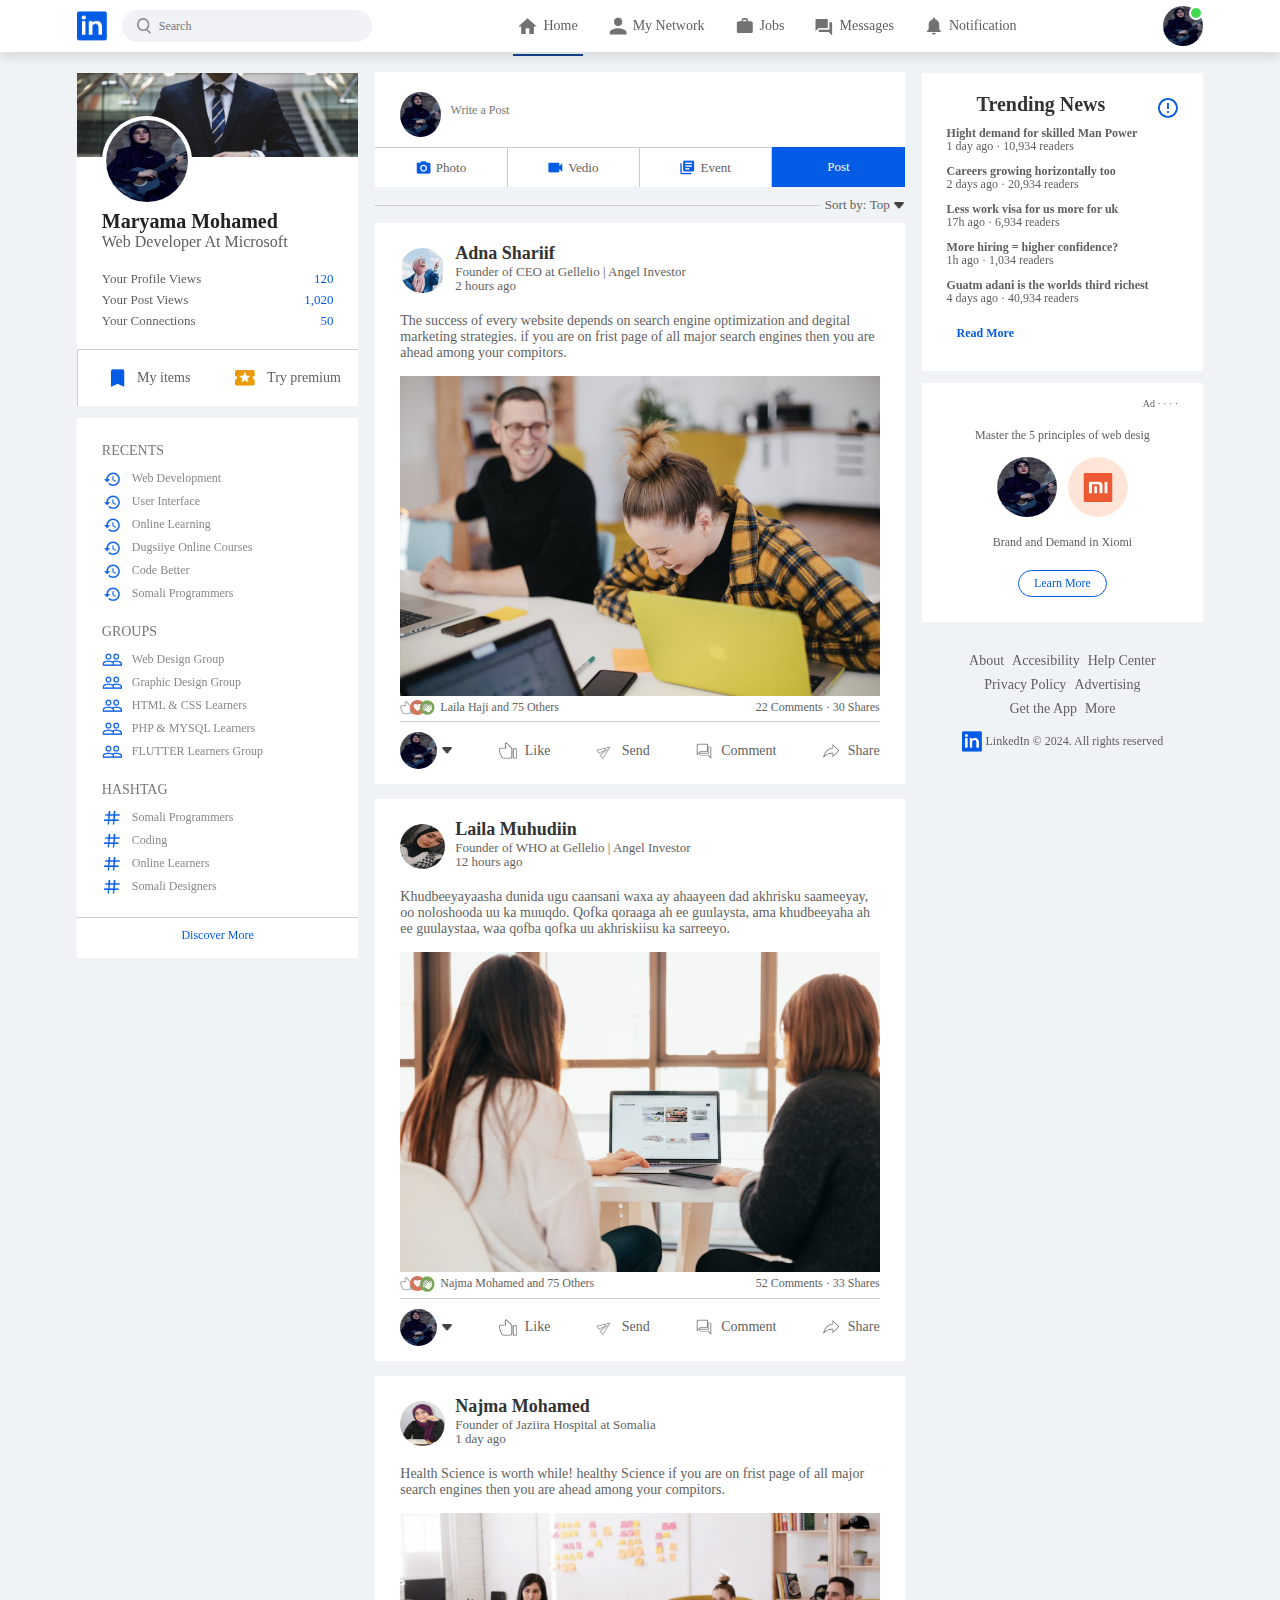
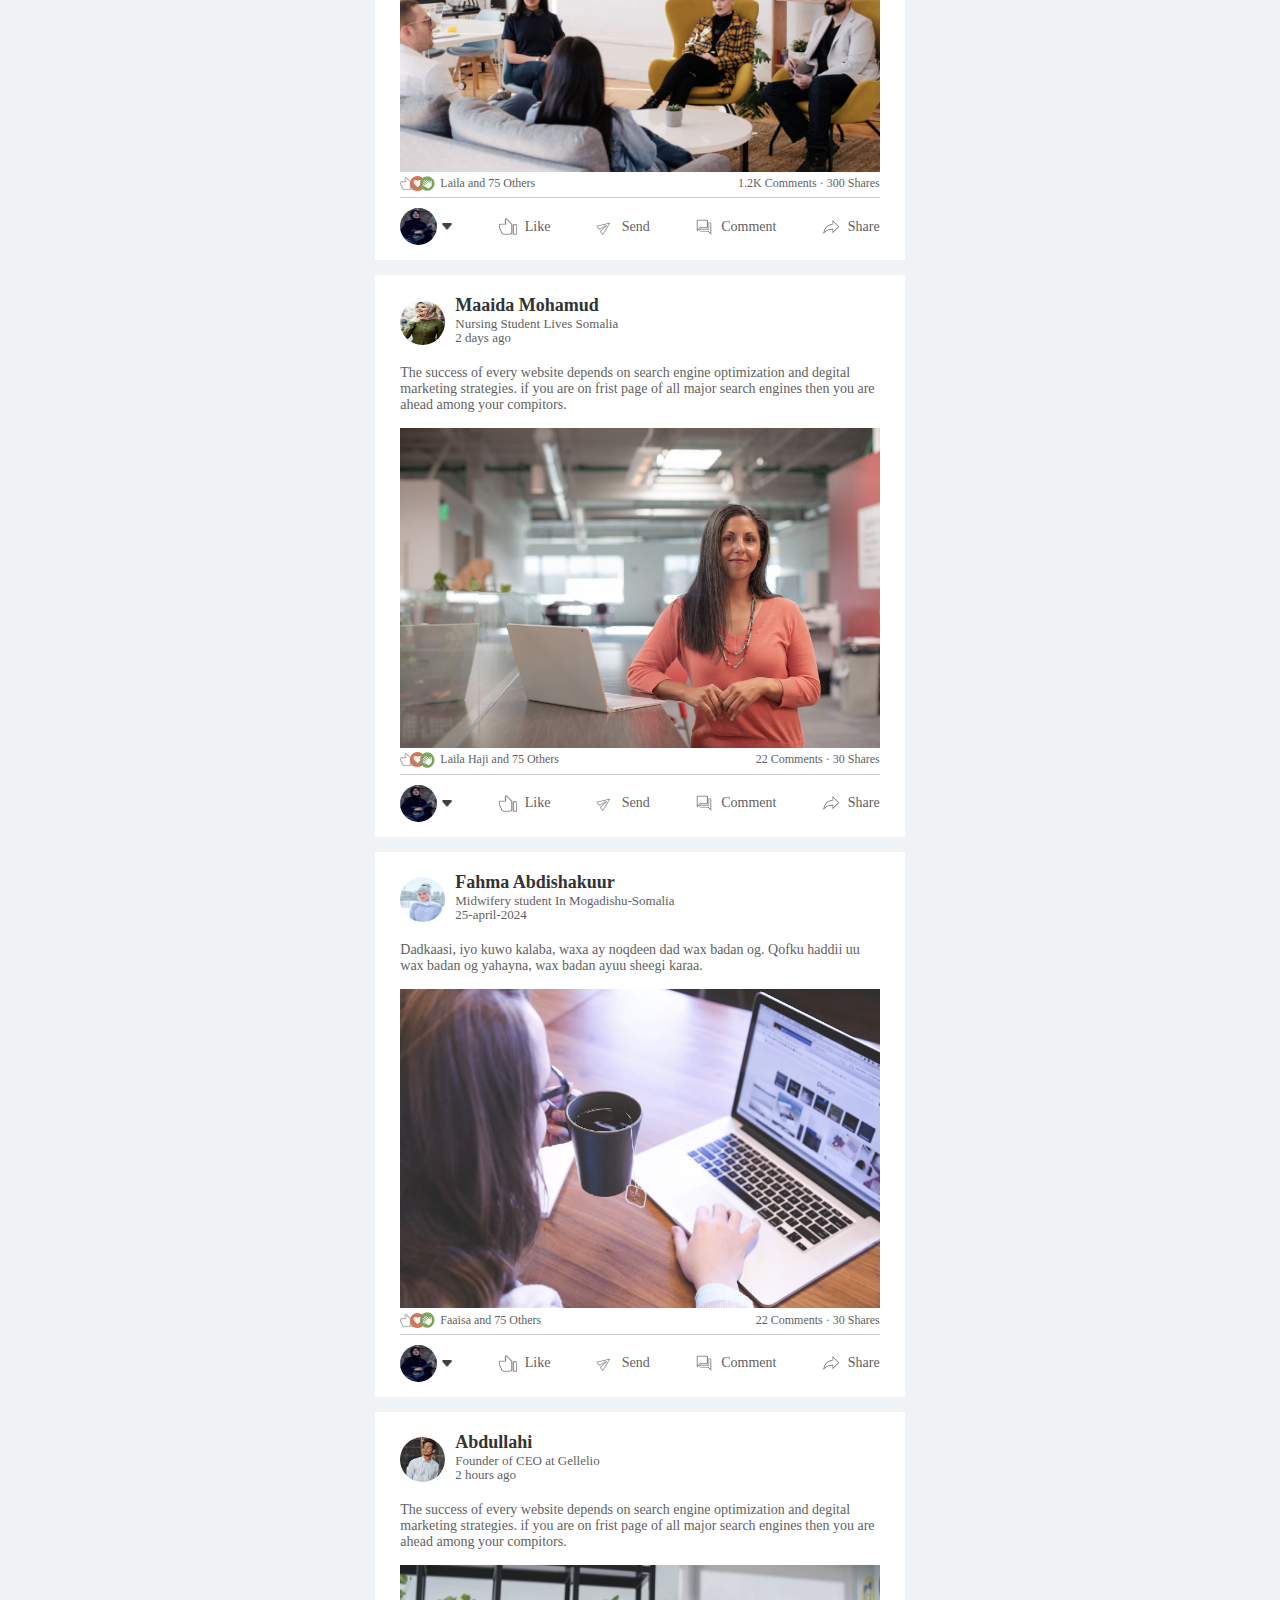
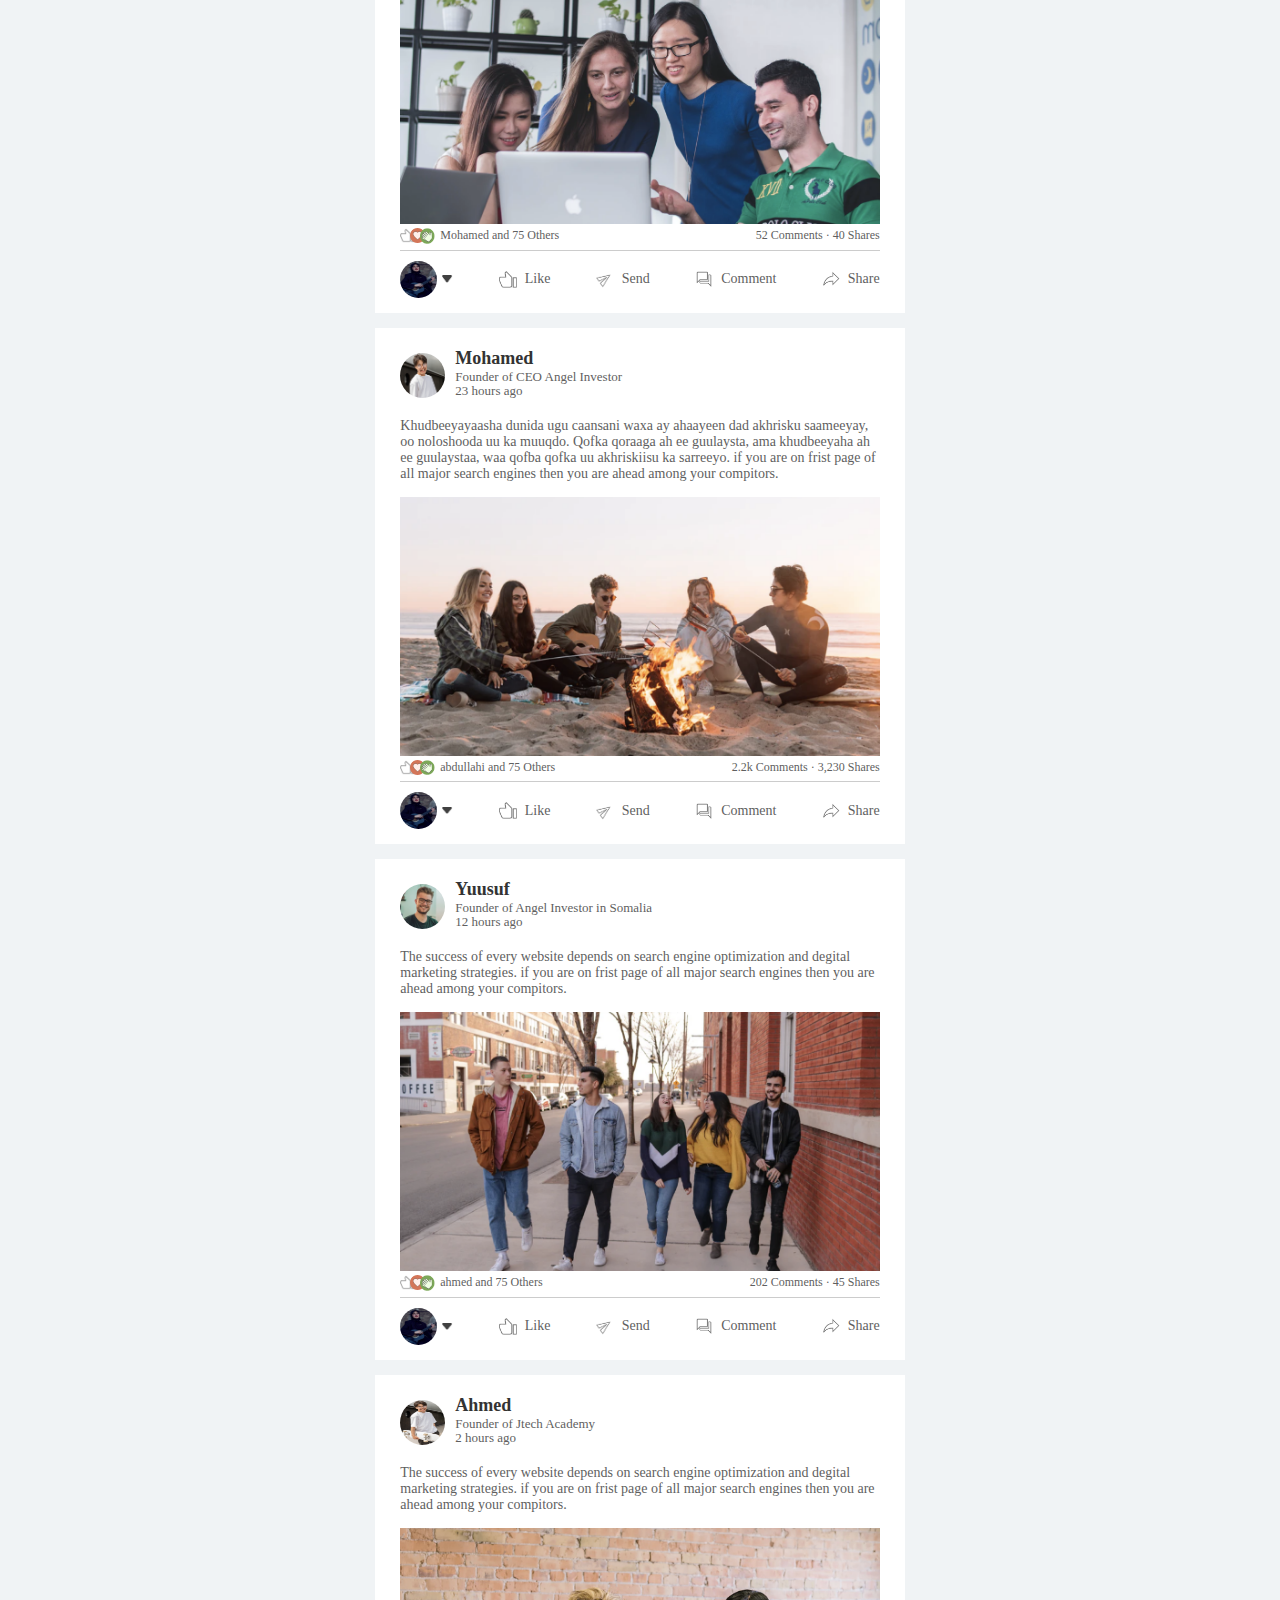
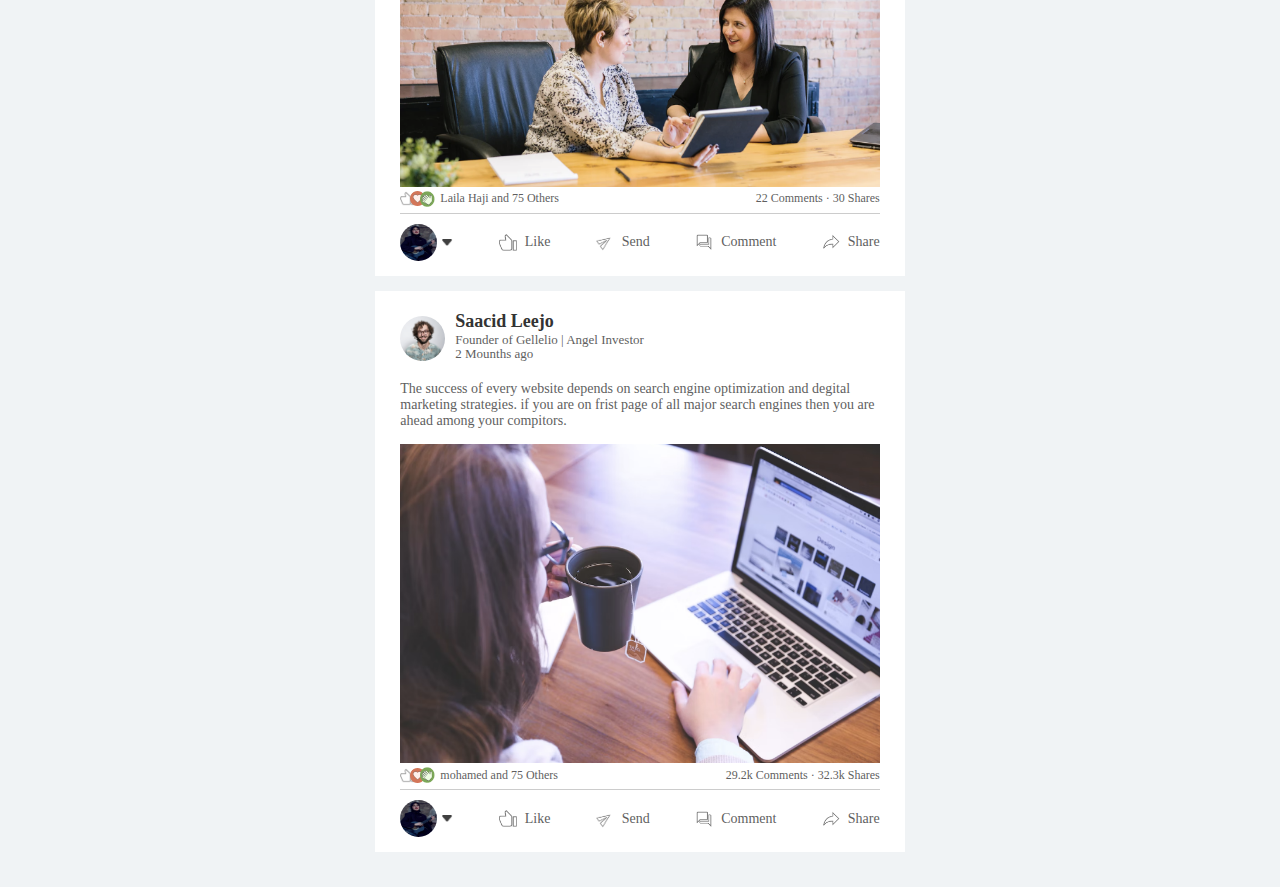
<file: index.html>
<!DOCTYPE html>
<html lang="en">
<head>
    <meta charset="UTF-8">
    <meta name="viewport" content="width=device-width, initial-scale=1.0">
    <title>Linked In Web</title>
    <link rel="stylesheet" href="style.css">
</head>
<body>
    <nav class="navbar">
        <div class="navbar-left">
            <a href="index.html" class="logo">
                <img src="./img/logo.png" alt="">
            </a>
            <div class="search-box">
                <img src="./img/search.png" alt="">
                <input type="text" placeholder="Search">
            </div>
        </div>
        <div class="navbar-center">
            <ul>
                <li>
                    <a href="#" class="active">
                        <img src="./img/home.png" alt=""><span>Home</span></a>
                </li>
                <li>
                    <a href="#">
                        <img src="./img/network.png" alt=""><span>My Network</span></a>
                </li>
                <li>
                    <a href="#">
                        <img src="./img/jobs.png" alt=""><span>Jobs</span></a>
                </li>
                <li>
                    <a href="#">
                        <img src="./img/message.png" alt=""><span>Messages</span></a>
                </li>
                <li>
                    <a href="#">
                        <img src="./img/notification.png" alt=""><span>Notification</span></a>
                </li>
                
            </ul>
        </div>
        <div class="navbar-right">
            <div class="online">

                <img src="./img/7.jpg" class="nav-profile-img" onclick="toggleMenu()">
            </div>
        </div>

        <div class="profile-menu-wrap" id="profileMenu">
            <div class="profille-menu">
                <div class="user-info">
                    <img src="./img/7.jpg"  width="100%">
                   <div>
                    <h3>Maryama Mohamed</h3>
                    <a href="./profile.html">See your Profile</a>
                   </div>
                </div>
                <hr>
                <a href="#" class="profile-menu-link">
                    <img src="./img/feedback.png" alt="">
                    <p>Give feedback</p>
                    <span>></span>
                </a>
                <a href="#" class="profile-menu-link">
                    <img src="./img/setting.png" alt="">
                    <p>Settings & Privacy</p>
                    <span>></span>
                </a>
                <a href="#" class="profile-menu-link">
                    <img src="./img/help.png" alt="">
                    <p>Help & Support</p>
                    <span>></span>
                </a>
                <a href="#" class="profile-menu-link">
                    <img src="./img/display.png" alt="">
                    <p>Display & Accessibility</p>
                    <span>></span>
                </a>
                <a href="#" class="profile-menu-link">
                    <img src="./img/logout.png" alt="">
                    <p>Log Out</p>
                    <span>></span>
                </a>
            </div>
        </div>
    </nav>
<!--     
/* ----------------navbar end---------------- */ -->
<div class="container">
    <div class="left-sidebar">
       <div class="sidebar-profile-box">
        <img src="./img/cover-pic.png" width="100%">
        <div class="sidebar-profile-info">
            <img src="./img/7.jpg">
            <h1>Maryama Mohamed</h1>
            <p>Web Developer At Microsoft</p>
            <ul>
                <li>Your Profile Views <span>120</span></li>
                <li>Your Post Views <span>1,020</span></li>
                <li>Your Connections<span>50</span></li>
            </ul>
        </div>
        <div class="sidebar-profile-link">
            <a href="#">
                <img src="./img/items.png">My items</a>
            <a href="#">
                <img src="./img/premium.png">Try premium</a>
        </div>
       </div>
       <div class="sidebar-activity" id="sidebarActivity">
        <h3>RECENTS</h3>
        <a href="#"><img src="./img/recent.png">Web Development</a>
        <a href="#"><img src="./img/recent.png">User Interface</a>
        <a href="#"><img src="./img/recent.png">Online Learning</a>
        <a href="#"><img src="./img/recent.png">Dugsiiye Online Courses</a>
        <a href="#"><img src="./img/recent.png">Code Better</a>
        <a href="#"><img src="./img/recent.png">Somali Programmers</a>
        <h3>GROUPS</h3>
        <a href="#"><img src="./img/group.png">Web Design Group</a>
        <a href="#"><img src="./img/group.png">Graphic Design Group</a>
        <a href="#"><img src="./img/group.png">HTML & CSS Learners</a>
        <a href="#"><img src="./img/group.png">PHP & MYSQL Learners</a>
        <a href="#"><img src="./img/group.png">FLUTTER Learners Group</a>
        <h3>HASHTAG</h3>
        <a href="#"><img src="./img/hashtag.png">Somali Programmers</a>
        <a href="#"><img src="./img/hashtag.png">Coding</a>
        <a href="#"><img src="./img/hashtag.png">Online Learners</a>
        <a href="#"><img src="./img/hashtag.png">Somali Designers</a>
        <div class="discover-more-link">
            <a href="#">Discover More</a>
        </div>
       </div>
       <p id="show-more-link" onclick="toggleActivity()">Show More <b>+</b></p>
    </div>
    <div class="main-content">
        <div class="create-post">
            <div class="create-post-input">
                <img src="./img/7.jpg" width="100%" alt="">
                <textarea name="" id=""  rows="2" placeholder="Write a Post"></textarea>
            </div>
            <div class="create-post-links">
                <li><img src="./img/photo.png">Photo </li>
                <li><img src="./img/video.png">Vedio </li>
                <li><img src="./img/event.png">Event </li>
                <li>Post</li>
            </div>
        </div>
        <div class="sort-by">
            <hr>
            <p>Sort by: <span>Top<img src="./img/down-arrow.png" alt=""></span></p>
        </div>
        <div class="posts">
            <div class="post-author">
                <img src="./img/12.jpg">
                <div>
                    <h1>Adna Shariif</h1>
                    <small>Founder of CEO at Gellelio | Angel Investor</small>
                    <small>2 hours ago</small>
                </div>
            </div>
            <p>The success of every website depends on search engine optimization and degital marketing strategies. if you are on frist page of all major search engines then you are ahead among your compitors. </p>
            <img src="./img/post-image-1.png" width="100%" alt="">
            <div class="post-status">
                <div>
                    <img src="./img/thumbsup.png" alt="">
                    <img src="./img/love.png "alt="">
                    <img src="./img/clap.png" alt="">
                    <span class="liked-users">Laila Haji and 75 Others </span>
                </div>
                <div>
                    <span>22 Comments &middot; 30 Shares </span>
                </div>
            </div>
            <div class="post-activity">
                <div>
                    <img src="./img/7.jpg" class="post-activity-user-icon" alt="">
                    <img src="./img/down-arrow.png" class="post-activity-arow-icon" alt="">
                </div>
                <div class="post-activity-links"> 
                    <img src="./img/like.png" alt="">
                    <span>Like</span>
                </div>
                <div class="post-activity-links">
                    <img src="./img/send.png" alt="">
                    <span>Send</span>
                </div>
                <div class="post-activity-links">
                    <img src="./img/comment.png" alt="">
                    <span>Comment</span>
                </div>
                <div class="post-activity-links">
                    <img src="./img/share.png" alt="">
                    <span>Share</span>
                </div>
               
            </div>
        </div>
        <div class="posts">
            <div class="post-author">
                <img src="./img/23.jpg" width="100%">
                <div>
                    <h1>Laila Muhudiin</h1>
                    <small>Founder of WHO at Gellelio | Angel Investor</small>
                    <small>12 hours ago</small>
                </div>
            </div>
            <p>Khudbeeyayaasha dunida ugu caansani waxa ay ahaayeen dad
                akhrisku saameeyay, oo noloshooda uu ka muuqdo. Qofka
                qoraaga ah ee guulaysta, ama khudbeeyaha ah ee guulaystaa,
                waa qofba qofka uu akhriskiisu ka sarreeyo. </p>
            <img src="./img/post-image-2.png" width="100%" alt="">
            <div class="post-status">
                <div>
                    <img src="./img/thumbsup.png" alt="">
                    <img src="./img/love.png "alt="">
                    <img src="./img/clap.png" alt="">
                    <span class="liked-users">Najma Mohamed and 75 Others </span>
                </div>
                <div>
                    <span>52 Comments &middot; 33 Shares </span>
                </div>
            </div>
            <div class="post-activity">
                <div>
                    <img src="./img/7.jpg" class="post-activity-user-icon" alt="">
                    <img src="./img/down-arrow.png" class="post-activity-arow-icon" alt="">
                </div>
                <div class="post-activity-links"> 
                    <img src="./img/like.png" alt="">
                    <span>Like</span>
                </div>
                <div class="post-activity-links">
                    <img src="./img/send.png" alt="">
                    <span>Send</span>
                </div>
                <div class="post-activity-links">
                    <img src="./img/comment.png" alt="">
                    <span>Comment</span>
                </div>
                <div class="post-activity-links">
                    <img src="./img/share.png" alt="">
                    <span>Share</span>
                </div>
               
            </div>
        </div>
        <div class="posts">
            <div class="post-author">
                <img src="./img/x.jpg">
                <div>
                    <h1>Najma Mohamed</h1>
                    <small>Founder of Jaziira Hospital at Somalia </small>
                    <small>1 day ago</small>
                </div>
            </div>
            <p>Health Science is worth while! healthy Science if you are on frist page of all major search engines then you are ahead among your compitors. </p>
            <img src="./img/feed-image-5.png" width="100%" alt="">
            <div class="post-status">
                <div>
                    <img src="./img/thumbsup.png" alt="">
                    <img src="./img/love.png "alt="">
                    <img src="./img/clap.png" alt="">
                    <span class="liked-users">Laila and 75 Others </span>
                </div>
                <div>
                    <span>1.2K Comments &middot; 300 Shares </span>
                </div>
            </div>
            <div class="post-activity">
                <div>
                    <img src="./img/7.jpg" class="post-activity-user-icon" alt="">
                    <img src="./img/down-arrow.png" class="post-activity-arow-icon" alt="">
                </div>
                <div class="post-activity-links"> 
                    <img src="./img/like.png" alt="">
                    <span>Like</span>
                </div>
                <div class="post-activity-links">
                    <img src="./img/send.png" alt="">
                    <span>Send</span>
                </div>
                <div class="post-activity-links">
                    <img src="./img/comment.png" alt="">
                    <span>Comment</span>
                </div>
                <div class="post-activity-links">
                    <img src="./img/share.png" alt="">
                    <span>Share</span>
                </div>
               
            </div>
        </div>
        <div class="posts">
            <div class="post-author">
                <img src="./img/20.jpg">
                <div>
                    <h1>Maaida Mohamud</h1>
                    <small>Nursing Student Lives Somalia </small>
                    <small>2 days ago</small>
                </div>
            </div>
            <p>The success of every website depends on search engine optimization and degital marketing strategies. if you are on frist page of all major search engines then you are ahead among your compitors. </p>
            <img src="./img/post-image-3.png" width="100%" alt="">
            <div class="post-status">
                <div>
                    <img src="./img/thumbsup.png" alt="">
                    <img src="./img/love.png "alt="">
                    <img src="./img/clap.png" alt="">
                    <span class="liked-users">Laila Haji and 75 Others </span>
                </div>
                <div>
                    <span>22 Comments &middot; 30 Shares </span>
                </div>
            </div>
            <div class="post-activity">
                <div>
                    <img src="./img/7.jpg" class="post-activity-user-icon" alt="">
                    <img src="./img/down-arrow.png" class="post-activity-arow-icon" alt="">
                </div>
                <div class="post-activity-links"> 
                    <img src="./img/like.png" alt="">
                    <span>Like</span>
                </div>
                <div class="post-activity-links">
                    <img src="./img/send.png" alt="">
                    <span>Send</span>
                </div>
                <div class="post-activity-links">
                    <img src="./img/comment.png" alt="">
                    <span>Comment</span>
                </div>
                <div class="post-activity-links">
                    <img src="./img/share.png" alt="">
                    <span>Share</span>
                </div>
               
            </div>
        </div>
        <div class="posts">
            <div class="post-author">
                <img src="./img/19.jpg">
                <div>
                    <h1>Fahma Abdishakuur</h1>
                    <small>Midwifery student In Mogadishu-Somalia</small>
                    <small>25-april-2024</small>
                </div>
            </div>
            <p>Dadkaasi, iyo kuwo
            kalaba, waxa ay noqdeen dad wax badan og. Qofku haddii
            uu wax badan og yahayna, wax badan ayuu sheegi karaa. </p>
            <img src="./img/post-image-4.png" width="100%" alt="">
            <div class="post-status">
                <div>
                    <img src="./img/thumbsup.png" alt="">
                    <img src="./img/love.png "alt="">
                    <img src="./img/clap.png" alt="">
                    <span class="liked-users">Faaisa and 75 Others </span>
                </div>
                <div>
                    <span>22 Comments &middot; 30 Shares </span>
                </div>
            </div>
            <div class="post-activity">
                <div>
                    <img src="./img/7.jpg" class="post-activity-user-icon" alt="">
                    <img src="./img/down-arrow.png" class="post-activity-arow-icon" alt="">
                </div>
                <div class="post-activity-links"> 
                    <img src="./img/like.png" alt="">
                    <span>Like</span>
                </div>
                <div class="post-activity-links">
                    <img src="./img/send.png" alt="">
                    <span>Send</span>
                </div>
                <div class="post-activity-links">
                    <img src="./img/comment.png" alt="">
                    <span>Comment</span>
                </div>
                <div class="post-activity-links">
                    <img src="./img/share.png" alt="">
                    <span>Share</span>
                </div>
               
            </div>
        </div>
        <div class="posts">
            <div class="post-author">
                <img src="./img/member-9.png">
                <div>
                    <h1>Abdullahi</h1>
                    <small>Founder of CEO at Gellelio </small>
                    <small>2 hours ago</small>
                </div>
            </div>
            <p>The success of every website depends on search engine optimization and degital marketing strategies. if you are on frist page of all major search engines then you are ahead among your compitors. </p>
            <img src="./img/feed-image-1.png" width="100%" alt="">
            <div class="post-status">
                <div>
                    <img src="./img/thumbsup.png" alt="">
                    <img src="./img/love.png "alt="">
                    <img src="./img/clap.png" alt="">
                    <span class="liked-users">Mohamed and 75 Others </span>
                </div>
                <div>
                    <span>52 Comments &middot; 40 Shares </span>
                </div>
            </div>
            <div class="post-activity">
                <div>
                    <img src="./img/7.jpg" class="post-activity-user-icon" alt="">
                    <img src="./img/down-arrow.png" class="post-activity-arow-icon" alt="">
                </div>
                <div class="post-activity-links"> 
                    <img src="./img/like.png" alt="">
                    <span>Like</span>
                </div>
                <div class="post-activity-links">
                    <img src="./img/send.png" alt="">
                    <span>Send</span>
                </div>
                <div class="post-activity-links">
                    <img src="./img/comment.png" alt="">
                    <span>Comment</span>
                </div>
                <div class="post-activity-links">
                    <img src="./img/share.png" alt="">
                    <span>Share</span>
                </div>
               
            </div>
        </div>
        <div class="posts">
            <div class="post-author">
                <img src="./img/user-5.png">
                <div>
                    <h1>Mohamed</h1>
                    <small>Founder of CEO Angel Investor</small>
                    <small>23 hours ago</small>
                </div>
            </div>
            <p>Khudbeeyayaasha dunida ugu caansani waxa ay ahaayeen dad
                akhrisku saameeyay, oo noloshooda uu ka muuqdo. Qofka
                qoraaga ah ee guulaysta, ama khudbeeyaha ah ee guulaystaa,
                waa qofba qofka uu akhriskiisu ka sarreeyo. if you are on frist page of all major search engines then you are ahead among your compitors. </p>
            <img src="./img/feed-image-2.png" width="100%" alt="">
            <div class="post-status">
                <div>
                    <img src="./img/thumbsup.png" alt="">
                    <img src="./img/love.png "alt="">
                    <img src="./img/clap.png" alt="">
                    <span class="liked-users">abdullahi and 75 Others </span>
                </div>
                <div>
                    <span>2.2k Comments &middot; 3,230 Shares </span>
                </div>
            </div>
            <div class="post-activity">
                <div>
                    <img src="./img/7.jpg" class="post-activity-user-icon" alt="">
                    <img src="./img/down-arrow.png" class="post-activity-arow-icon" alt="">
                </div>
                <div class="post-activity-links"> 
                    <img src="./img/like.png" alt="">
                    <span>Like</span>
                </div>
                <div class="post-activity-links">
                    <img src="./img/send.png" alt="">
                    <span>Send</span>
                </div>
                <div class="post-activity-links">
                    <img src="./img/comment.png" alt="">
                    <span>Comment</span>
                </div>
                <div class="post-activity-links">
                    <img src="./img/share.png" alt="">
                    <span>Share</span>
                </div>
               
            </div>
        </div>
        <div class="posts">
            <div class="post-author">
                <img src="./img/user-1.png">
                <div>
                    <h1>Yuusuf</h1>
                    <small>Founder of Angel Investor in Somalia</small>
                    <small>12 hours ago</small>
                </div>
            </div>
            <p>The success of every website depends on search engine optimization and degital marketing strategies. if you are on frist page of all major search engines then you are ahead among your compitors. </p>
            <img src="./img/feed-image-3.png" width="100%" alt="">
            <div class="post-status">
                <div>
                    <img src="./img/thumbsup.png" alt="">
                    <img src="./img/love.png "alt="">
                    <img src="./img/clap.png" alt="">
                    <span class="liked-users">ahmed and 75 Others </span>
                </div>
                <div>
                    <span>202 Comments &middot; 45 Shares </span>
                </div>
            </div>
            <div class="post-activity">
                <div>
                    <img src="./img/7.jpg" class="post-activity-user-icon" alt="">
                    <img src="./img/down-arrow.png" class="post-activity-arow-icon" alt="">
                </div>
                <div class="post-activity-links"> 
                    <img src="./img/like.png" alt="">
                    <span>Like</span>
                </div>
                <div class="post-activity-links">
                    <img src="./img/send.png" alt="">
                    <span>Send</span>
                </div>
                <div class="post-activity-links">
                    <img src="./img/comment.png" alt="">
                    <span>Comment</span>
                </div>
                <div class="post-activity-links">
                    <img src="./img/share.png" alt="">
                    <span>Share</span>
                </div>
               
            </div>
        </div>
        <div class="posts">
            <div class="post-author">
                <img src="./img/status-3.png">
                <div>
                    <h1>Ahmed</h1>
                    <small>Founder of Jtech Academy</small>
                    <small>2 hours ago</small>
                </div>
            </div>
            <p>The success of every website depends on search engine optimization and degital marketing strategies. if you are on frist page of all major search engines then you are ahead among your compitors. </p>
            <img src="./img/advertisement.png" width="100%" alt="">
            <div class="post-status">
                <div>
                    <img src="./img/thumbsup.png" alt="">
                    <img src="./img/love.png "alt="">
                    <img src="./img/clap.png" alt="">
                    <span class="liked-users">Laila Haji and 75 Others </span>
                </div>
                <div>
                    <span>22 Comments &middot; 30 Shares </span>
                </div>
            </div>
            <div class="post-activity">
                <div>
                    <img src="./img/7.jpg" class="post-activity-user-icon" alt="">
                    <img src="./img/down-arrow.png" class="post-activity-arow-icon" alt="">
                </div>
                <div class="post-activity-links"> 
                    <img src="./img/like.png" alt="">
                    <span>Like</span>
                </div>
                <div class="post-activity-links">
                    <img src="./img/send.png" alt="">
                    <span>Send</span>
                </div>
                <div class="post-activity-links">
                    <img src="./img/comment.png" alt="">
                    <span>Comment</span>
                </div>
                <div class="post-activity-links">
                    <img src="./img/share.png" alt="">
                    <span>Share</span>
                </div>
               
            </div>
        </div>
        <div class="posts">
            <div class="post-author">
                <img src="./img/user-2.png">
                <div>
                    <h1>Saacid Leejo</h1>
                    <small>Founder of  Gellelio | Angel Investor</small>
                    <small>2 Mounths ago</small>
                </div>
            </div>
            <p>The success of every website depends on search engine optimization and degital marketing strategies. if you are on frist page of all major search engines then you are ahead among your compitors. </p>
            <img src="./img/post-image-4.png" width="100%" alt="">
            <div class="post-status">
                <div>
                    <img src="./img/thumbsup.png" alt="">
                    <img src="./img/love.png "alt="">
                    <img src="./img/clap.png" alt="">
                    <span class="liked-users">mohamed and 75 Others </span>
                </div>
                <div>
                    <span>29.2k Comments &middot; 32.3k Shares </span>
                </div>
            </div>
            <div class="post-activity">
                <div>
                    <img src="./img/7.jpg" class="post-activity-user-icon" alt="">
                    <img src="./img/down-arrow.png" class="post-activity-arow-icon" alt="">
                </div>
                <div class="post-activity-links"> 
                    <img src="./img/like.png" alt="">
                    <span>Like</span>
                </div>
                <div class="post-activity-links">
                    <img src="./img/send.png" alt="">
                    <span>Send</span>
                </div>
                <div class="post-activity-links">
                    <img src="./img/comment.png" alt="">
                    <span>Comment</span>
                </div>
                <div class="post-activity-links">
                    <img src="./img/share.png" alt="">
                    <span>Share</span>
                </div>
               
            </div>
        </div>
    </div>
    <div class="right-sidebar">
        <div class="sidebar-news">
            <img src="./img/more.png" class="info-icon">
            <h3>Trending News</h3>
            <a href="#">Hight demand for skilled Man Power</a>
            <span>1 day ago &middot; 10,934 readers</span>

            <a href="#">Careers growing horizontally too</a>
            <span>2 days ago &middot; 20,934 readers</span>

            <a href="#">Less work visa for us more for uk</a>
            <span>17h ago &middot; 6,934 readers</span>

            <a href="#">More hiring = higher confidence?</a>
            <span>1h  ago &middot; 1,034 readers</span>

            <a href="#">Guatm adani is the worlds third richest</a>
            <span>4 days ago &middot; 40,934 readers</span>

            <a href="#" class="read-more-link">Read More</a>
        </div>
        <div class="sidebar-ad">
            <small>Ad &middot; &middot; &middot; &middot;</small>
            <p>Master the 5 principles of web desig</p>
            <div>
                <img src="./img/7.jpg" alt="">
                <img src="./img/mi-logo.png" alt="">
            </div>
            <b>Brand and Demand in Xiomi</b>
            <a href="#" class="add-link">Learn More</a>
        </div>
        <div class="sidebar-useful-links">
            <a href="#">About</a>
            <a href="#">Accesibility</a>
            <a href="#">Help Center</a>
            <a href="#">Privacy Policy<a>
            <a href="#">Advertising</a>
            <a href="#">Get the App</a>
            <a href="#">More</a>
            <div class="copyriht-msg">
                <img src="./img/logo.png">
                <p>LinkedIn &#169; 2024. All rights reserved</p>
            </div>
        </div>
    </div>
</div>

<script src="./app.js"></script>
</body>
</html>
</file>
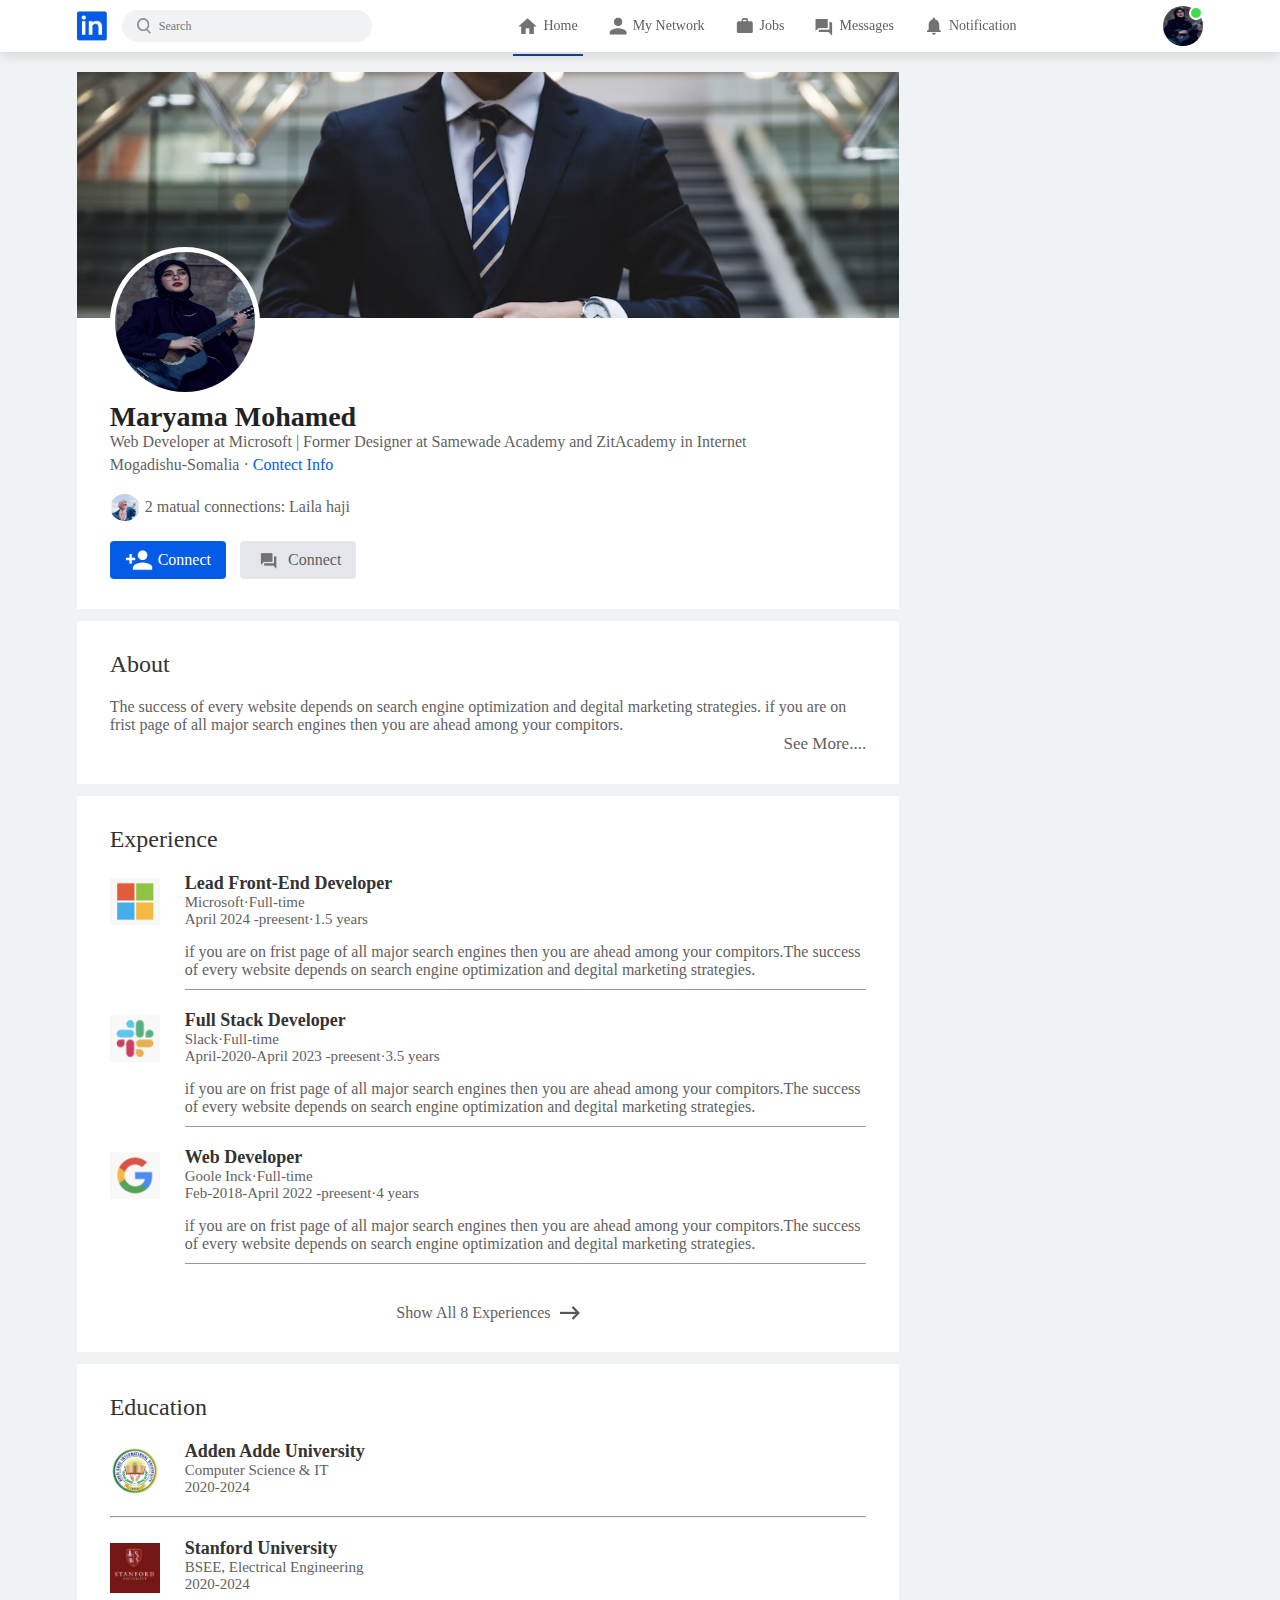
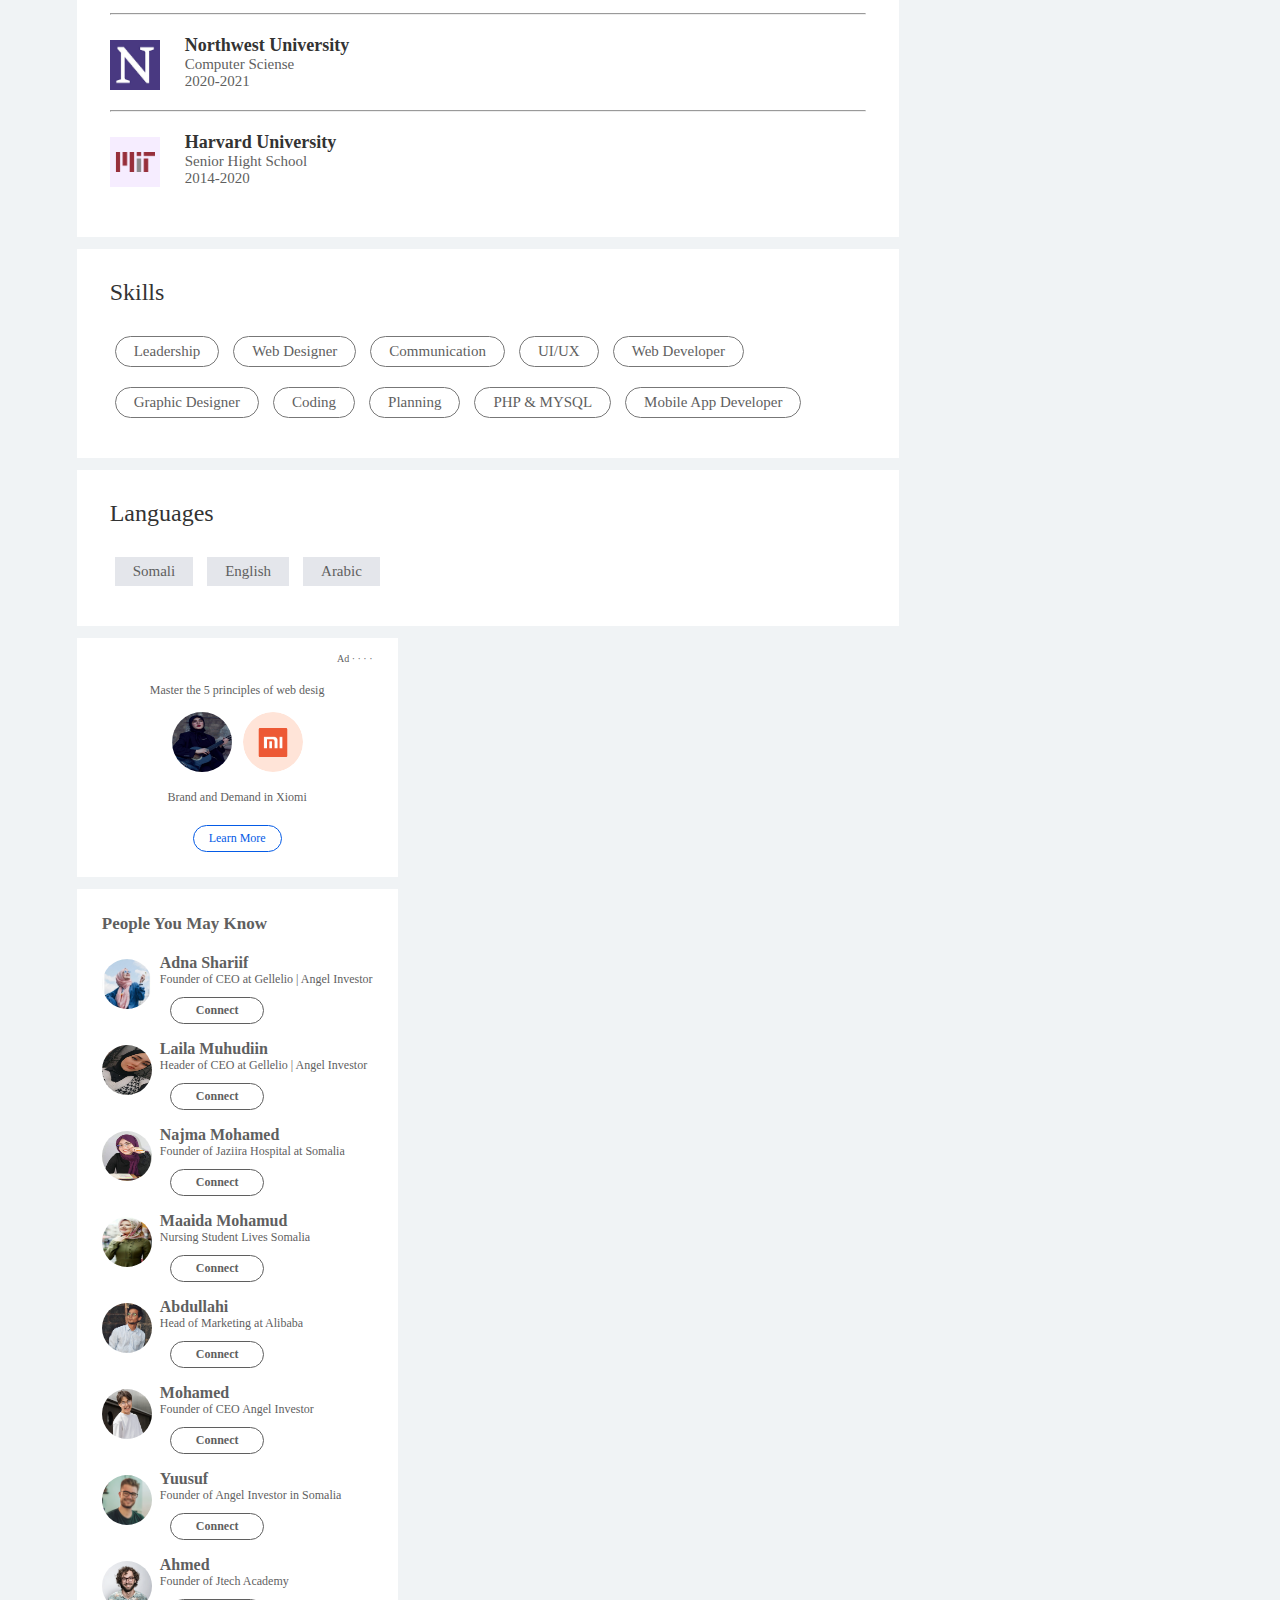
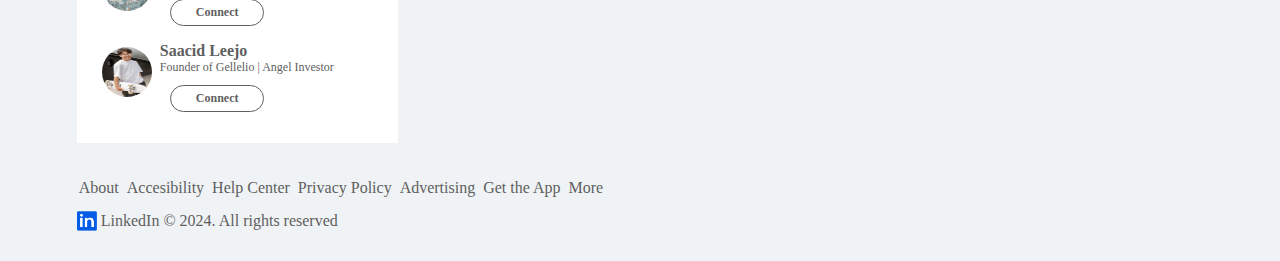
<file: profile.html>
<!DOCTYPE html>
<html lang="en">
<head>
    <meta charset="UTF-8">
    <meta name="viewport" content="width=device-width, initial-scale=1.0">
    <title>Linked In Profile</title>
    <link rel="stylesheet" href="style.css">
</head>
<body>
    <nav class="navbar">
        <div class="navbar-left">
            <a href="index.html" class="logo">
                <img src="./img/logo.png" alt="">
            </a>
            <div class="search-box">
                <img src="./img/search.png" alt="">
                <input type="text" placeholder="Search">
            </div>
        </div>
        <div class="navbar-center">
            <ul>
                <li>
                    <a href="#" class="active">
                        <img src="./img/home.png" alt=""><span>Home</span></a>
                </li>
                <li>
                    <a href="#">
                        <img src="./img/network.png" alt=""><span>My Network</span></a>
                </li>
                <li>
                    <a href="#">
                        <img src="./img/jobs.png" alt=""><span>Jobs</span></a>
                </li>
                <li>
                    <a href="#">
                        <img src="./img/message.png" alt=""><span>Messages</span></a>
                </li>
                <li>
                    <a href="#">
                        <img src="./img/notification.png" alt=""><span>Notification</span></a>
                </li>
                
            </ul>
        </div>
        <div class="navbar-right">
            <div class="online">

                <img src="./img/7.jpg" class="nav-profile-img" onclick="toggleMenu()">
            </div>
        </div>

        <div class="profile-menu-wrap" id="profileMenu">
            <div class="profille-menu">
                <div class="user-info">
                    <img src="./img/7.jpg"  width="100%">
                   <div>
                    <h3>Maryama Mohamed</h3>
                    <a href="#">See your Profile</a>
                   </div>
                </div>
                <hr>
                <a href="#" class="profile-menu-link">
                    <img src="./img/feedback.png" alt="">
                    <p>Give feedback</p>
                    <span>></span>
                </a>
                <a href="#" class="profile-menu-link">
                    <img src="./img/setting.png" alt="">
                    <p>Settings & Privacy</p>
                    <span>></span>
                </a>
                <a href="#" class="profile-menu-link">
                    <img src="./img/help.png" alt="">
                    <p>Help & Support</p>
                    <span>></span>
                </a>
                <a href="#" class="profile-menu-link">
                    <img src="./img/display.png" alt="">
                    <p>Display & Accessibility</p>
                    <span>></span>
                </a>
                <a href="#" class="profile-menu-link">
                    <img src="./img/logout.png" alt="">
                    <p>Log Out</p>
                    <span>></span>
                </a>
            </div>
        </div>
    </nav>

    <div class="container">
        <div class="prodile-main">
            <div class="profile-container">
                <img src="./img/cover-pic.png" width="100%">
                <div class="profile-container-inner">
                    <img src="./img/7.jpg" class="profile-pic">
                    <h1>Maryama Mohamed</h1>
                    <b>Web Developer at Microsoft | Former Designer at Samewade Academy and ZitAcademy in Internet</b>
                    <p>Mogadishu-Somalia &middot; <a href="#">Contect Info</a> </p>
                    <div class="matual-connection">
                        <img src="./img/12.jpg" alt="">
                        <span>2 matual connections: Laila haji</span>
                    </div>
                    <div class="profile-btn">
                        <a href="#" class="primay-btn"><img src="./img/connect.png" alt="">Connect</a>
                        <a href="#"><img src="./img/message.png" alt="">Connect</a>
                    </div>
                </div>
            </div>
            <div class="profile-description">
                <h2>About</h2>
                <p>The success of every website depends on search engine optimization and degital marketing strategies. if you are on frist page of all major search engines then you are ahead among your compitors. </p>
                <a href="#" class="see-more-link">See More....</a>
            </div>
            <div class="profile-description">
                <h2>Experience</h2>
                <div class="profile-des-row">
                    <img src="./img/microsoft.png" alt="">
                    <div>
                        <h3>Lead Front-End Developer</h3>
                        <b>Microsoft&middot;Full-time</b>
                        <b>April 2024 -preesent&middot;1.5 years </b>
                        <p>if you are on frist page of all major search engines then you are ahead among your compitors.The success of every website depends on search engine optimization and degital marketing strategies.</p>
                        <hr>
                    </div>
                </div>
                <div class="profile-des-row">
                    <img src="./img/slack.png" alt="">
                    <div>
                        <h3>Full Stack Developer</h3>
                        <b>Slack&middot;Full-time</b>
                        <b>April-2020-April 2023 -preesent&middot;3.5 years </b>
                        <p>if you are on frist page of all major search engines then you are ahead among your compitors.The success of every website depends on search engine optimization and degital marketing strategies.</p>
                        <hr>
                    </div>
                </div>
                <div class="profile-des-row">
                    <img src="./img/google.png" alt="">
                    <div>
                        <h3>Web Developer</h3>
                        <b>Goole Inck&middot;Full-time</b>
                        <b>Feb-2018-April 2022 -preesent&middot;4 years </b>
                        <p>if you are on frist page of all major search engines then you are ahead among your compitors.The success of every website depends on search engine optimization and degital marketing strategies.</p>
                        <hr>
                    </div>
                </div>
                <a href="#" class="experience-link">Show All 8 Experiences <img src="./img/right-arrow.png
                    " alt=""></a>
            </div>
            <div class="profile-description">
                <h2>Education</h2>
                <div class="profile-des-row">
                    <img src="./img/cus-img-png.png" >
                    <div>
                        <h3>Adden Adde University</h3>
                        <b>Computer Science &  IT</b>
                        <b>2020-2024</b>
                    </div>
                </div>
                <hr>
                <div class="profile-des-row">
                    <img src="./img/stanford.png" alt="">
                    <div>
                        <h3>Stanford University</h3>
                        <b>BSEE, Electrical Engineering</b>
                        <b>2020-2024</b>
                    </div>
                </div>
                <hr>
                <div class="profile-des-row">
                    <img src="./img/north.png" alt="">
                    <div>
                        <h3>Northwest University</h3>
                        <b>Computer Sciense</b>
                        <b>2020-2021</b>
                    </div>
                </div>
                <hr>
                <div class="profile-des-row">
                    <img src="./img/mit.png" alt="">
                    <div>
                        <h3>Harvard University</h3>
                        <b>Senior Hight School</b>
                        <b>2014-2020</b>
                    </div>
                </div>
            </div>
            <div class="profile-description">
                <h2>Skills</h2>
                <a href="#" class="skill-btn">Leadership</a>
                <a href="#" class="skill-btn">Web Designer</a>
                <a href="#" class="skill-btn">Communication</a>
                <a href="#" class="skill-btn">UI/UX</a>
                <a href="#" class="skill-btn">Web Developer</a>
                <a href="#" class="skill-btn">Graphic Designer</a>
                <a href="#" class="skill-btn">Coding</a>
                <a href="#" class="skill-btn">Planning</a>
                <a href="#" class="skill-btn">PHP & MYSQL</a>
                <a href="#" class="skill-btn">Mobile App Developer</a>
            </div>
            <div class="profile-description">
                <h2>Languages</h2>
                <a href="#" class="language-btn">Somali</a>
                <a href="#" class="language-btn">English</a>
                <a href="#" class="language-btn">Arabic</a>
            </div>
        </div>
        <div class="profile-sidebar">
            <div class="sidebar-ad">
                <small>Ad &middot; &middot; &middot; &middot;</small>
                <p>Master the 5 principles of web desig</p>
                <div>
                    <img src="./img/7.jpg" alt="">
                    <img src="./img/mi-logo.png" alt="">
                </div>
                <b>Brand and Demand in Xiomi</b>
                <a href="#" class="add-link">Learn More</a>
            </div>
            <div class="sidebar-people">
                <h3>People You May Know</h3>
                <div class="sidebar-people-row">
                    <img src="./img/12.jpg" width="100%">
                    <div>
                        <h1>Adna Shariif</h1>
                        <p>Founder of CEO at Gellelio | Angel Investor</p>
                        <a href="#">Connect</a>
                    </div>
                </div>
                <div class="sidebar-people-row">
                    <img src="./img/23.jpg" width="100%">
                    <div>
                        <h1>Laila Muhudiin</h1>
                        <p>Header of CEO at Gellelio | Angel Investor</p>
                        <a href="#">Connect</a>
                    </div>
                </div>
                <div class="sidebar-people-row">   <img src="./img/x.jpg">
                    <div>
                        <h1>Najma Mohamed</h1>
                        <p>Founder of Jaziira Hospital at Somalia</p>
                        <a href="#">Connect</a>
                    </div>
                </div>
                <div class="sidebar-people-row">
                    <img src="./img/20.jpg">
                    <div>
                        <h1>Maaida Mohamud</h1>
                        <p>Nursing Student Lives Somalia</p>
                        <a href="#">Connect</a>
                    </div>
                </div>
                <div class="sidebar-people-row">
                <img src="./img/member-9.png">
                    <div>
                        <h1>Abdullahi</h1>
                        <p>Head of Marketing at Alibaba</p>
                        <a href="#">Connect</a>
                    </div>
                </div>
                <div class="sidebar-people-row">
                   
                <img src="./img/user-5.png">
                    <div>
                        <h1>Mohamed</h1>
                        <p>Founder of CEO Angel Investor</p>
                        <a href="#">Connect</a>
                    </div>
                </div>
                <div class="sidebar-people-row">
                    <img src="./img/user-1.png">
                    <div>
                        <h1>Yuusuf</h1>
                        <p>Founder of Angel Investor in Somalia</p>
                        <a href="#">Connect</a>
                    </div>
                </div>
                <div class="sidebar-people-row">
                <img src="./img/user-2.png">
                    <div>
                        <h1>Ahmed</h1>
                        <p>Founder of Jtech Academy</p>
                        <a href="#">Connect</a>
                    </div>
                </div>
                <div class="sidebar-people-row">
                    <img src="./img/status-3.png">
                    <div>
                        <h1>Saacid Leejo</h1>
                        <p>Founder of  Gellelio | Angel Investor</p>
                        <a href="#">Connect</a>
                    </div>
                </div>
            </div>
        </div>
    </div>
<div class="profile-footer">
    <div class="sidebar-useful-links">
        <a href="#">About</a>
        <a href="#">Accesibility</a>
        <a href="#">Help Center</a>
        <a href="#">Privacy Policy<a>
        <a href="#">Advertising</a>
        <a href="#">Get the App</a>
        <a href="#">More</a>
        <div class="copyriht-msg">
            <img src="./img/logo.png">
            <p>LinkedIn &#169; 2024. All rights reserved</p>
        </div>
    </div>
</div>

<script src="./app.js"></script>
</body>
</html>
</file>
<file: style.css>
/* @font-face {
    font-family: Poppins-Medium;
    src: url(./Poppins-Medium.otf);
} */
*{
    margin: 0;
    padding: 0;
    box-sizing: border-box;
font-family: cursive;
}
body{
    background: #f0f3f5;
    color: #5f5f5f;
}
a{
    text-decoration: none;
    color: #5f5f5f;
}
.navbar{
    display: flex;
    align-items: center;
    justify-content: space-between;
    background: #fff;
    padding: 6px 6%;
    position: sticky;
    top: 0;
    z-index: 100;
    box-shadow: 0 5px 10px rgba(0, 0, 0, 0.1);
}
.logo img{
    width: 30px;
    margin-right: 15px;
    display: block;

}
.navbar-center ul li{
    display: inline-block;
    list-style: none;
}
.navbar-center ul li a{
    display: flex;
    align-items: center;
    font-size: 14px;
    margin: 5px 8px;
    padding-right: 5px;
    position: relative;
}
.navbar-center ul li a::after{
    content: '';
    width: 0;
    height: 2px;
    background: #133f86;
    position: absolute;
    bottom: -15px;
    transition: width 0.5s;
}
.navbar-center ul li a:hover::after,  .navbar-center ul li a.active::after{
    width: 100%;
}
.navbar-center ul li a img{
    width: 30px;
}
.nav-profile-img{
    width: 40px;
    height: 40px;
    border-radius: 50%;
    display: block;
    cursor: pointer;
    position: relative;
}
.online{
    position: relative;
}
.online::after{
    content: '';
    width: 10px;
    height: 10px;
    border: 2px solid #fff;
    border-radius: 50%;
    right: 0px;
    top: 0px;
    background: #41db51;
    position: absolute;
}
.search-box{
    background: #f0f2f5;
    width: 250px;
    border-radius: 20px;
    display: flex;
    align-items: center;
    padding: 0 15px;
}
.navbar-left{
    display: flex;
    align-items: center;
}
.search-box img{
    width: 14px;

}
.search-box input{
    width: 100%;
    background: transparent;
    padding: 8px;
    outline: none;
    border: 0;
}
/* ----------------navbarender---------------- */
.container{
    padding: 20px 6%;
    display: flex;
    flex-wrap: wrap;
    justify-content: space-between;
}
/* -==============left-sidebar---------- */
.left-sidebar{
    flex-basis: 25%;
    align-self: flex-start;
    position: sticky;
    top: 73px;

}
.sidebar-profile-box{
    background: #fff;
    
}
.sidebar-profile-info{
    padding: 0 25px;
    
}
.sidebar-profile-info img{
    width: 90px;
    height: 90px;
    border-radius: 50%;
    background: #fff;
    padding: 4px;
    margin-top: -45px;
}
.sidebar-profile-info h1{
    font-size: 20px;
    font-weight: 600;
    color: #222;

}
.sidebar-profile-info h3{
    font-size: 14px;
    font-weight: 500;
    color: #777;
}
.sidebar-profile-info ul{
    list-style: none;
    margin: 20px 0;
}
.sidebar-profile-info ul li{
    width: 100%;
    margin: 5px 0;
    font-size: 13px;

}
.sidebar-profile-info ul li span{
    float: right;
    color: #045be6;
}
.sidebar-profile-link{
 display: flex;
 align-items: center;
 border-top: 1px solid #ccc;
}
.sidebar-profile-link a{
    flex-basis: 50%;
    display: flex;
    align-items: center;
    justify-content: center;
    padding: 15px 0;
    font-size: 14px;
    border-left: 1px solid #ccc;
}
.sidebar-profile-link a:nth-child(2){
    border-left: 0;
}
.sidebar-profile-link a img{
    width: 20px;
    margin-right: 12px;
}
.sidebar-activity{
    background: #fff;
    padding: 5px 25px;
    margin: 12px 0;
}
.sidebar-activity h3{
    color: #777;
    font-size: 14px;
    font-weight: 500;
    margin: 20px 0 10px;
}
.sidebar-activity a{
    display: flex;
    align-items: center;
    font-size: 12px;
    font-weight: 500;
    color: #888;
    margin: 3px 0;

}
.sidebar-activity a img{
    width: 20px;
    margin-right: 10px;
}
.discover-more-link{
    border-top: 1px solid #ccc;
    text-align: center;
    margin-top: 20px;
    margin-left: -25px;
    margin-right: -25px;
}
.discover-more-link a{
    color: #045be6;
    display: inline-block;
    margin: 10px 0;

}
/* main-content------------------ */
.main-content{
    flex-basis: 47%;
    align-self: flex-start;
}
.create-post{
    background: #fff;

}
.create-post-input{
    padding: 20px 25px 10px;
    display: flex;
    align-items: center;
}
.create-post-input img{
    width: 45px;
    height: 45px;
    border-radius: 50%;
    margin-right: 10px;
}
.create-post-input textarea{
    width: 100%;
    border: 0;
    outline: 0;
    resize: none;
    background: transparent;
    margin-top: 8px;
}
::placeholder{
    font-size: 12px;
    font-weight: 500
}
.create-post-links{
    display: flex;
    align-items: flex-start;

}
.create-post-links li{
    list-style: none;
    border-top: 1px solid #ccc;
    border-right:  1px solid #ccc;
    flex-basis: 25%;
    height: 40px;
    font-size: 13px;
    display: flex;
    align-items: center;
    justify-content: center;
    cursor: pointer;

}
.create-post-links li img{
    width: 15px;
    margin-right: 5px;
}
.create-post-links li:last-child{
    background: #045be6;
    color: #fff;
    border-top: 0;
    border-right: 0;
}
.sort-by{
    display: flex;
    align-items: center;
    margin: 10px 0;

}
.sort-by hr{
    flex: 1;
    border: 0;
    height: 1px;
    background: #ccc;
}
.sort-by p{
    font-size: 13px;
    padding-left: 5px;

}
.sort-by p span{
    font-weight: 500;
    cursor: pointer;
}
.sort-by p span img{
    width: 12px;
    margin-left: 3px;
}
.posts{
    background: #fff;
    padding: 20px 25px 5px;
    margin: 5px 0 15px;
}
.post-author{
    display: flex;
    align-items: flex-start;
    margin-bottom: 20px;
}
.post-author img{
    width: 45px;
    height: 45px;
    border-radius: 50%;
    margin-right: 10px;
    margin-top: 5px;
}
.post-author h1{
    font-size: 18px;
    font-weight: 600;
    color: #333;
}
.post-author small{
    display: block;
    margin-bottom: -2px;
    font-size: 13px;
}
.posts p{
    font-size: 14px;
    margin-bottom: 15px;
}
.post-status{
  display: flex;
  flex-wrap: wrap;
  align-items: center;
  justify-content: space-between;
  font-size: 12px;
  border-bottom: 1px solid #ccc;
  padding-bottom: 6px;
}
.post-status div{
    display: flex;
    align-items: center;
}
.post-status img{
    width: 15px;
    margin-right: -5px;
}
.liked-users{
    margin-left: 10px;
}
.post-activity{
    display: flex;
    align-items: center;
    justify-content: space-between;
    padding: 10px 0;
    font-size: 14px;
    font-weight: 500;
}
.post-activity div{
    display: flex;
    align-items: center;
}
.post-activity-user-icon{
    width: 37px;
    height: 37px;
    border-radius: 50%;
}
.post-activity-arow-icon{
    width: 12px;
    margin-left: 4px;
}
.post-activity-links img{
    width: 18px;
    margin-right: 8px;

}

/* ------------right-sidebar------------------ */
.right-sidebar{
    flex-basis: 25%;
    align-self: flex-start;
    position: sticky;
    top: 73px;
}
.sidebar-news{
    background: #fff;
    padding: 10px 25px;
}
.info-icon{
    width: 20px;
    float: right;
    margin-top: 15px;
}
.sidebar-news h3{
    font-size: 20px;
    font-weight: 600;
    color: #333;
    margin: 10px 30px;

}
.sidebar-news a{
    display: block;
    font-size: 12px;
    font-weight: 600;
    margin-top: 10px;
    margin-bottom: -5px;

}
.sidebar-news  span{
    font-size: 12px;
}
.sidebar-news .read-more-link{
    color: #045be6;
    font-weight: 700;
    margin: 20px 10px;
}
.sidebar-ad{
    background: #fff;
    padding: 15px 25px;
    text-align: center;
    margin: 12px 0;
    font-size: 12px;
}
.sidebar-ad img{
    width: 60px;
    height: 60px;
    border-radius: 50%;
    margin: 4px;
}
.sidebar-ad small {
    float: right;
    font-weight: 500;
}
.sidebar-ad p{
    margin-top: 30px;
    margin-bottom: 10px;
}
.sidebar-ad b{
    display: block;
    font-weight: 500;
    margin-top: 10px;
}
.add-link{
    color: #045be6;
    display: inline-block;
    border: 1px solid #045be6;
    border-radius: 30px;
    padding: 5px 15px;
    font-weight: 500;
    margin: 20px auto 10px ;

}
.sidebar-useful-links{
    padding: 15px 25px ;
    text-align: center;
}
.sidebar-useful-links a{
    display: inline-block;
    font-size: 14px;
    margin: 4px 2px;
}
.copyriht-msg{
    display: flex;
    align-items: center;
    justify-content: center;
    font-size: 12px;
    margin-top: 10px;
    font-weight: 500;
}
.copyriht-msg img{
    width: 20px;
    margin-right: 4px;
}
/* profile menu wrap dropdown */
.profile-menu-wrap{
    position: absolute;
    top: 100%;
    right: 5%;
    width: 320px;max-height: 0;
    overflow: hidden;
    transition: max-height 0.5s;

}
.profile-menu-wrap.open-menu{
    max-height: 500px;

}
.profille-menu{
    background: #222;
    color: #fff;
    padding: 20px;
    margin: 10px;
}
.user-info{
    display: flex;
    align-items: center;
}
.user-info img{
    width: 50px;
    height: 50px;
    border-radius: 50%;
    margin-right: 15x;

}
.user-info h3{
    font-size: 18px;
    font-weight: 500;
    margin-bottom: -7px;
    margin-left: 18px;
}
.user-info a{
    margin-left: 18px;
    color: #045be6;
    font-size: 10px;

}
.profille-menu hr{
    border: 0;
    height: 1px;
    width: 100%;
    background: #fff;
    margin: 15px 0 10px;
}
.profile-menu-link{
    display: flex;
    align-items: center;
    color: #fff;
    margin: 12px 0;
    font-size: 14px;
}
.profile-menu-link p{
    width: 100%;
    margin-left: 24px;
}
.profile-menu-link span{
    width: 35px;
    border-radius: 50%;
    margin-right: 15px;

}

/* ------------------------------profile styling */
.prodile-main{
    flex-basis: 73%;
}
.prodile-sidebar{
    flex-basis: 25%;
    align-self: flex-start;
    position: sticky;
    top: 73%;

}
.profile-container{
    background: #fff;

}
.profile-container-inner{
    padding: 0 4% 10px;
}
.profile-pic{
    width: 150px;
    height: 150px;
    border-radius: 50%;
    margin-top: -75px;
    padding: 5px;
    background: #fff;
}
.profile-container h1{
    font-size: 28px;
    font-weight: 600;
    color: #222;
}
.profile-container b{
    font-weight: 500;
}
.profile-container p{
    margin-top: 5px;
}
.profile-container p a{
    color: #045be6;
    font-weight: 500;
}
.matual-connection{
    display: flex;
    align-items: center;
    margin: 20px 0;
}
.matual-connection img{
    width: 30px;
    border-radius: 50%;
    margin-right: 5px;
}
.profile-btn{
    margin: 20px 0;
}
.profile-btn a{
    display: inline-flex;
    align-items: center;
    background: #e4e6eb;
    padding: 5px 15px;
    border-radius: 4px;
    margin-right: 10px;
}
.profile-btn .primay-btn{
    background: #045be6;
    color: #fff
    ;
}
.profile-btn a img{
    width: 28px;
    margin-right: 5px;
}
.profile-description{
    background: #fff;
    padding: 20px 4% 30px;
    margin: 12px 0;
}
.profile-description h2{
    color: #333;
    margin: 10px 0 20px;
    font-weight: 500;
}
.see-more-link{
    display: block;
    text-align: right;
    font-size: 17px;
}
#show-more-link{
    display: none;
}
.profile-des-row{
    display: flex;
    align-items: flex-start;
    margin: 20px 0;

}
.profile-des-row img{
    width: 50px;
    margin-right: 25px;
    margin-top: 5px;
}
.profile-des-row div{
    width: 100%;

}
.profile-des-row h3{
    font-size: 18px;
    font-weight: 600;
    color: #333;
}
.profile-des-row b{
    display: block;
    font-weight: 500;
    font-size: 15px;
}
.profile-des-row p{
    margin-top: 15px;
}
.profile-des-row hr{
    border: 0;
    border-bottom: 1px solid #999;
    margin-top: 10px;
}
.experience-link{
    display: flex;
    align-items: center;
    justify-content: center;
    padding-top: 20px;
    font-weight: 500;
}
.experience-link img{
    width: 20px;
    margin-left: 9px;
}
.skill-btn{
    display: inline-block;
    margin: 10px 5px;
    padding: 6px 18px;
    border: 1px solid #777;
    border-radius: 30px;
    font-size: 15px;
    font-weight: 500;
}
.language-btn{
    display: inline-block;
    margin: 10px 5px;
    padding: 6px 18px;
    background-color: #e4e6eb;
    font-size: 15px;
    font-weight: 500;
}
/* //////////////////profile right side bar */
.profile-sidebar .sidebar-ad{
    margin: 0;
}
.sidebar-people{
    background: #fff;
    padding: 15px 25px;
    margin: 12px 0 ;
    font-size: 12px;

}
.sidebar-people h3{
    font-size: 17px;
    font-weight: 600;
    margin: 10px 0 20px;
}
.sidebar-people-row{
    display: flex;
    align-items: flex-start;
    margin: 6px 0;
}
.sidebar-people-row img{
    width: 50px;
    height: 50px;
    border-radius: 50%;
    margin-right: 8px;
    margin-top: 5px;

}
.sidebar-people-row h1{
    font-size: 16px;
    font-weight: 600;

}
.sidebar-people-row a{
    display: inline-block;
    margin: 10px 10px;
    padding: 5px 25px;
    border: 1px solid #5f5f5f;
    border-radius: 35px;
    font-weight: 550;
}
.profile-footer{
    padding: 0 6% 30px;

}
.profile-footer .sidebar-useful-links{
    text-align: left;
    padding: 0;
    
}
.profile-footer .sidebar-useful-links a{
    font-size: 16px;
}

.profile-footer .copyriht-msg{
  justify-content: flex-start;
  font-size: 16px;
}
/* -----------Medeia query for small screens----------- */
@media only screen and (max-width: 600px){
    .search-box{
        background: transparent;
        width: auto;
        padding: auto;
    }
    .search-box input{
        width: 0;
        padding: 0;

    }
    .navbar-center ul li a span{
        display: none;
    }
    .navbar-center ul li a{
        padding-right: 0;
        margin: 3px;
    }
    .nav-profile-img{
        width: 30px;
        height: 30px;
    }
    .container{
        padding: 15px 3%;
    }
    .left-sidebar, .right-sidebar{
        flex-basis: 100%;
        position: relative;
        top: unset;
    }
    .main-content{
        flex-basis: 100%;
    }
    .post-status div{
        margin: 2px 0;
    }
    .post-activity-links span{
        display: none;
    }
    .post-activity-links img{
        margin-right: 0;
    }
    .prodile-main, .profile-sidebar{
        flex-basis: 100%;
    }
    .profile-container{
        font-size: 15px;
    }
    .profile-pic{
        width: 100px;
        height: 100px;
        margin-top: -50px;
    }
    .profile-description{
        font-size: 14px;
    }
    #show-more-link{
        display: block;
        width: fit-content;
        margin: 10px auto;
        font-size: 14px;
        cursor: pointer;
    }
    .sidebar-activity{
        display: none;
    }
    .sidebar-activity.open-activity{
        display: block;
    }
}
</file>
